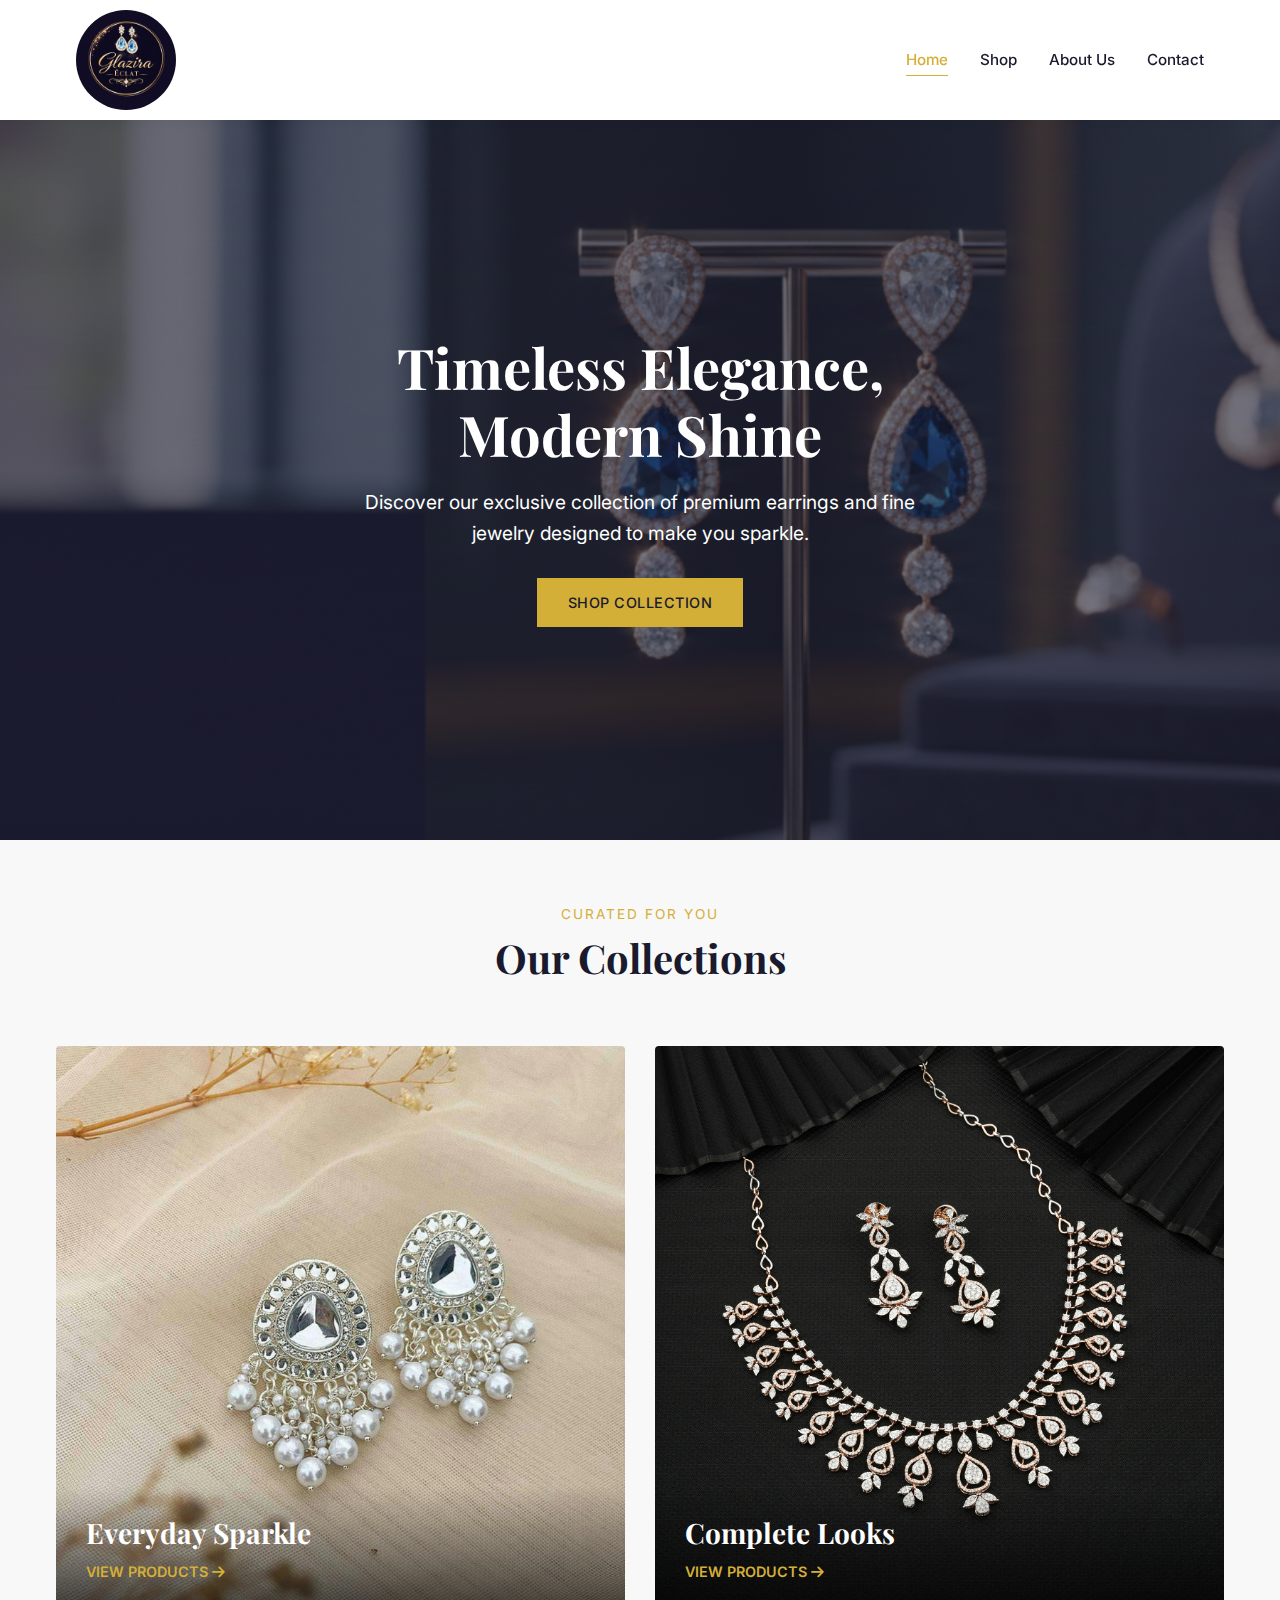
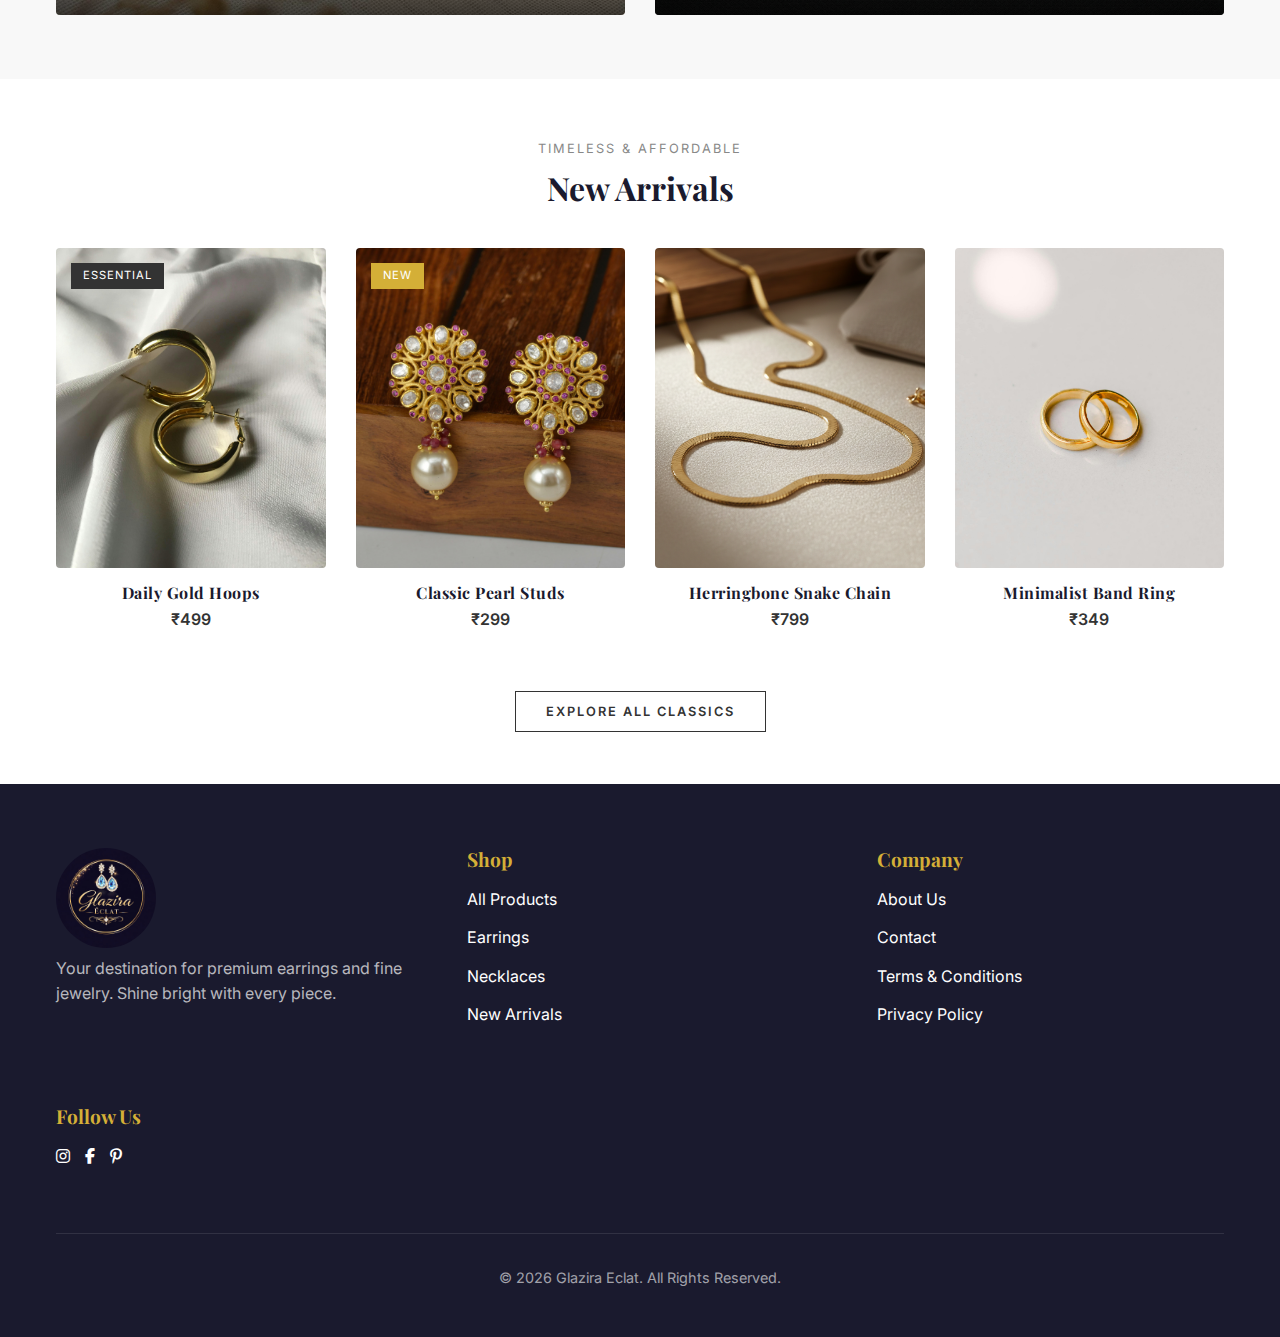
<file: index.html>
<!DOCTYPE html>
<html lang="en">
<head>
    <meta charset="UTF-8">
    <meta name="viewport" content="width=device-width, initial-scale=1.0">
    <title>Glazira Eclat | Luxury Jewelry & Earrings</title>
    
    <!-- Google Fonts -->
    <link rel="preconnect" href="https://fonts.googleapis.com">
    <link rel="preconnect" href="https://fonts.gstatic.com" crossorigin>
    <link href="https://fonts.googleapis.com/css2?family=Inter:wght@300;400;500;600&family=Playfair+Display:wght@400;600;700&display=swap" rel="stylesheet">
    
    <!-- Font Awesome for Icons -->
    <link rel="stylesheet" href="https://cdnjs.cloudflare.com/ajax/libs/font-awesome/6.4.0/css/all.min.css">
    
    <!-- Main CSS -->
    <link rel="stylesheet" href="css/style.css">
</head>
<body>

    <!-- Header -->
    <header>
        <div class="container">
            <a href="index.html" class="logo"><img src="images/glazira-logo.jpeg" alt=""></a>
            <div class="mobile-toggle">
                <i class="fas fa-bars"></i>
            </div>
            <nav class="nav-links">
                <a href="index.html" class="active">Home</a>
                <a href="shop.html">Shop</a>
                <a href="about.html">About Us</a>
                <a href="contact.html">Contact</a>
            </nav>
        </div>
    </header>

    <!-- Hero Section -->
    <section class="hero" style="background: linear-gradient(rgba(26,26,46,0.6), rgba(26,26,46,0.6)), url('images/glazira-hero-image.png') no-repeat center center/cover; height: 80vh; display: flex; align-items: center; justify-content: center; text-align: center; color: var(--color-white);">
        <div class="container">
            <h1 style="color: var(--color-white); margin-bottom: 20px;">Timeless Elegance, <br> Modern Shine</h1>
            <p style="font-size: 1.2rem; margin-bottom: 30px; max-width: 600px; margin-left: auto; margin-right: auto;">Discover our exclusive collection of premium earrings and fine jewelry designed to make you sparkle.</p>
            <a href="shop.html" class="btn btn-primary" style="background-color: var(--color-accent); border-color: var(--color-accent); color: var(--color-primary);">Shop Collection</a>
        </div>
    </section>

    <!-- Featured Categories -->
    <section class="featured" style="padding: var(--spacing-lg) 0;">
        <div class="container">
            <div class="section-title">
                <span>Curated for you</span>
                <h2>Our Collections</h2>
            </div>
            
            <div style="display: grid; grid-template-columns: repeat(auto-fit, minmax(300px, 1fr)); gap: 30px;">
                <!-- Category 1 -->
                <div class="category-card" style="position: relative; overflow: hidden; ; border-radius: 4px;">
                    <img src="images/earrings.jpg" alt="Earrings" style="width: 100%; height: 100%; object-fit: cover; transition: var(--transition);">
                    <div class="cat-content" style="position: absolute; bottom: 0; left: 0; width: 100%; padding: 30px; background: linear-gradient(to top, rgba(0,0,0,0.7), transparent);">
                        <h3 style="color: white; margin-bottom: 10px;">Everyday Sparkle</h3>
                        <a href="shop.html" style="color: var(--color-accent); text-transform: uppercase; font-size: 0.9rem; font-weight: 600;">View Products <i class="fas fa-arrow-right"></i></a>
                    </div>
                </div>

                <!-- Category 2 -->
                <div class="category-card" style="position: relative; overflow: hidden; border-radius: 4px;">
                    <img src="images/jewelry-set.jpg" alt="Jewelry Sets" style="width: 100%; height: 100%; object-fit: cover; transition: var(--transition);">
                    <div class="cat-content" style="position: absolute; bottom: 0; left: 0; width: 100%; padding: 30px; background: linear-gradient(to top, rgba(0,0,0,0.7), transparent);">
                        <h3 style="color: white; margin-bottom: 10px;">Complete Looks</h3>
                        <a href="shop.html" style="color: var(--color-accent); text-transform: uppercase; font-size: 0.9rem; font-weight: 600;">View Products <i class="fas fa-arrow-right"></i></a>
                    </div>
                </div>
            </div>
        </div>
    </section>

    <!-- New Arrivals Preview -->
    <section class="new-arrivals" style="padding: 60px 0; background-color: #ffffff;">
    <div class="container">
        <div class="section-title" style="text-align: center; margin-bottom: 40px;">
            <span style="text-transform: uppercase; letter-spacing: 2px; font-size: 0.8rem; color: #888;">Timeless & Affordable</span>
            <h2 style="font-size: 2rem; margin-top: 10px; font-family: 'Playfair Display', serif;">New Arrivals</h2>
        </div>

        <div style="display: grid; grid-template-columns: repeat(auto-fill, minmax(250px, 1fr)); gap: 30px;">
            
            <div class="product-card" style="text-align: center;">
                <div class="product-img" style="background-color: #f9f9f9; height: 320px; margin-bottom: 15px; position: relative; overflow: hidden; border-radius: 4px;">
                     <img src="images/gold-hoops.jpg" alt="Daily Gold Hoops" style="width: 100%; height: 100%; object-fit: cover;">
                     <span style="position: absolute; top: 15px; left: 15px; background-color: #333; color: #fff; padding: 4px 12px; font-size: 0.7rem; letter-spacing: 1px;">ESSENTIAL</span>
                </div>
                <h4 style="font-size: 1rem; letter-spacing: 0.5px; margin-bottom: 5px;">Daily Gold Hoops</h4>
                <p style="color: #333; font-size: 1rem; font-weight: 600;">₹499</p>
            </div>

            <div class="product-card" style="text-align: center;">
                <div class="product-img" style="background-color: #f9f9f9; height: 320px; margin-bottom: 15px; position: relative; border-radius: 4px; overflow: hidden;">
                     <img src="images/pearl-studs.jpg" alt="Classic Pearl Studs" style="width: 100%; height: 100%; object-fit: cover;">
                     <span style="position: absolute; top: 15px; left: 15px; background-color: #d4af37; color: #fff; padding: 4px 12px; font-size: 0.7rem; letter-spacing: 1px;">NEW</span>
                </div>
                <h4 style="font-size: 1rem; letter-spacing: 0.5px; margin-bottom: 5px;">Classic Pearl Studs</h4>
                <p style="color: #333; font-size: 1rem; font-weight: 600;">₹299</p>
            </div>

            <div class="product-card" style="text-align: center;">
                <div class="product-img" style="background-color: #f9f9f9; height: 320px; margin-bottom: 15px; position: relative; border-radius: 4px; overflow: hidden;">
                     <img src="images/gold-chain.png" alt="Herringbone Chain" style="width: 100%; height: 100%; object-fit: cover;">
                </div>
                <h4 style="font-size: 1rem; letter-spacing: 0.5px; margin-bottom: 5px;">Herringbone Snake Chain</h4>
                <p style="color: #333; font-size: 1rem; font-weight: 600;">₹799</p>
            </div>

            <div class="product-card" style="text-align: center;">
                <div class="product-img" style="background-color: #f9f9f9; height: 320px; margin-bottom: 15px; position: relative; border-radius: 4px; overflow: hidden;">
                     <img src="images/rings.jpg" alt="Minimalist Band" style="width: 100%; height: 100%; object-fit: cover;">
                </div>
                <h4 style="font-size: 1rem; letter-spacing: 0.5px; margin-bottom: 5px;">Minimalist Band Ring</h4>
                <p style="color: #333; font-size: 1rem; font-weight: 600;">₹349</p>
            </div>

        </div>
        
        <div style="text-align: center; margin-top: 50px;">
            <a href="shop.html" style="padding: 12px 30px; border: 1px solid #333; text-decoration: none; color: #333; font-size: 0.8rem; text-transform: uppercase; letter-spacing: 2px; font-weight: 600; transition: 0.3s;">
                Explore All Classics
            </a>
        </div>
    </div>
</section>

    <!-- Footer -->
    <footer>
        <div class="container">
            <div class="footer-content">
                <div class="footer-col">
                    <!-- <h4 style="font-family: var(--font-heading); font-size: 1.5rem; margin-bottom: 20px;">Glazira Eclat</h4> -->
                     <a href="index.html" class="logo"><img src="images/glazira-logo.jpeg" alt=""></a>
                    <p style="color: rgba(255,255,255,0.7);">Your destination for premium earrings and fine jewelry. Shine bright with every piece.</p>
                </div>
                <div class="footer-col">
                    <h4>Shop</h4>
                    <ul>
                        <li><a href="shop.html">All Products</a></li>
                        <li><a href="shop.html">Earrings</a></li>
                        <li><a href="shop.html">Necklaces</a></li>
                        <li><a href="shop.html">New Arrivals</a></li>
                    </ul>
                </div>
                <div class="footer-col">
                    <h4>Company</h4>
                    <ul>
                        <li><a href="about.html">About Us</a></li>
                        <li><a href="contact.html">Contact</a></li>
                        <li><a href="terms-conditions.html">Terms & Conditions</a></li>
                        <li><a href="privacy-policy.html">Privacy Policy</a></li>
                    </ul>
                </div>
                <div class="footer-col">
                    <h4>Follow Us</h4>
                    <div class="social-links" style="display: flex; gap: 15px;">
                        <a href="https://www.instagram.com/glazira_eclat?igsh=c2twdG43eXBvZHRr" target="_blank"><i class="fab fa-instagram"></i></a>
                        <a href="#"><i class="fab fa-facebook-f"></i></a>
                        <a href="#"><i class="fab fa-pinterest-p"></i></a>
                    </div>
                </div>
            </div>
            <div class="footer-bottom">
                <p>&copy; 2026 Glazira Eclat. All Rights Reserved.</p>
            </div>
        </div>
    </footer>

    <script src="js/script.js"></script>
</body>
</html>
</file>
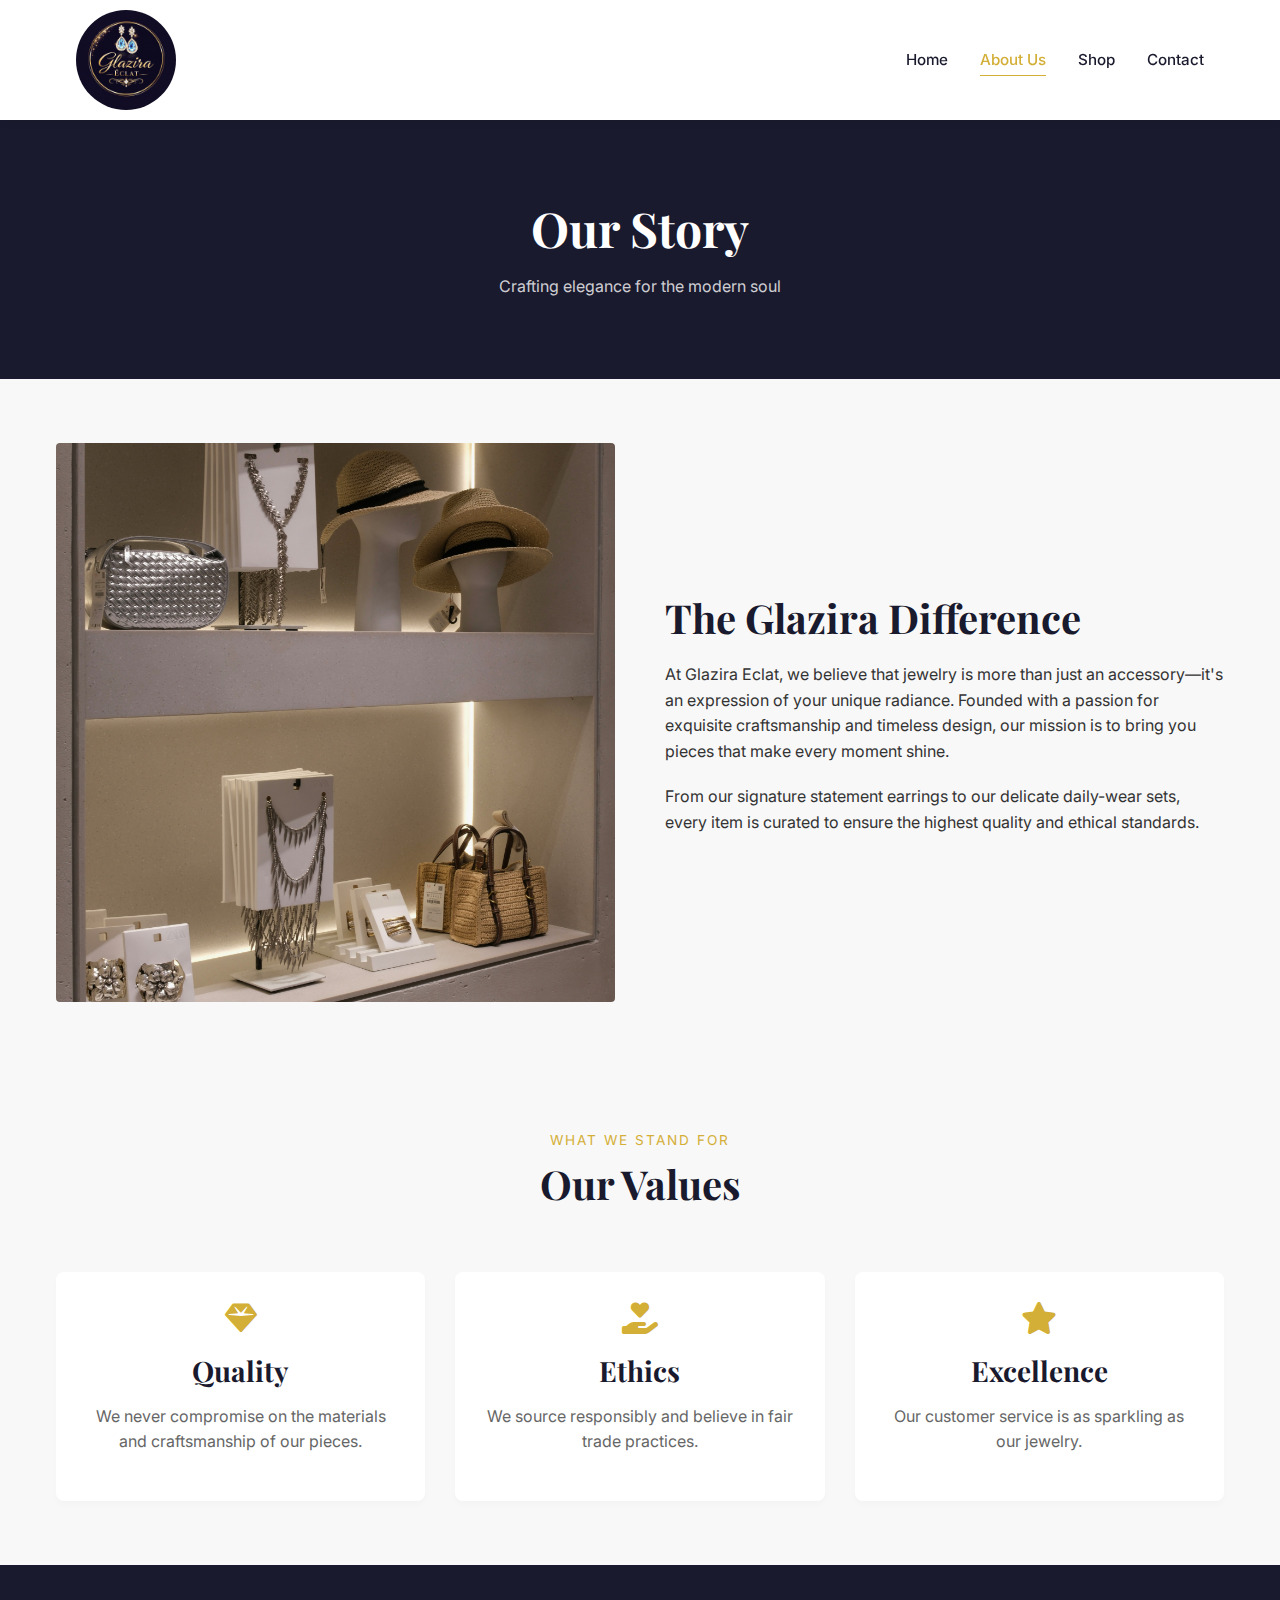
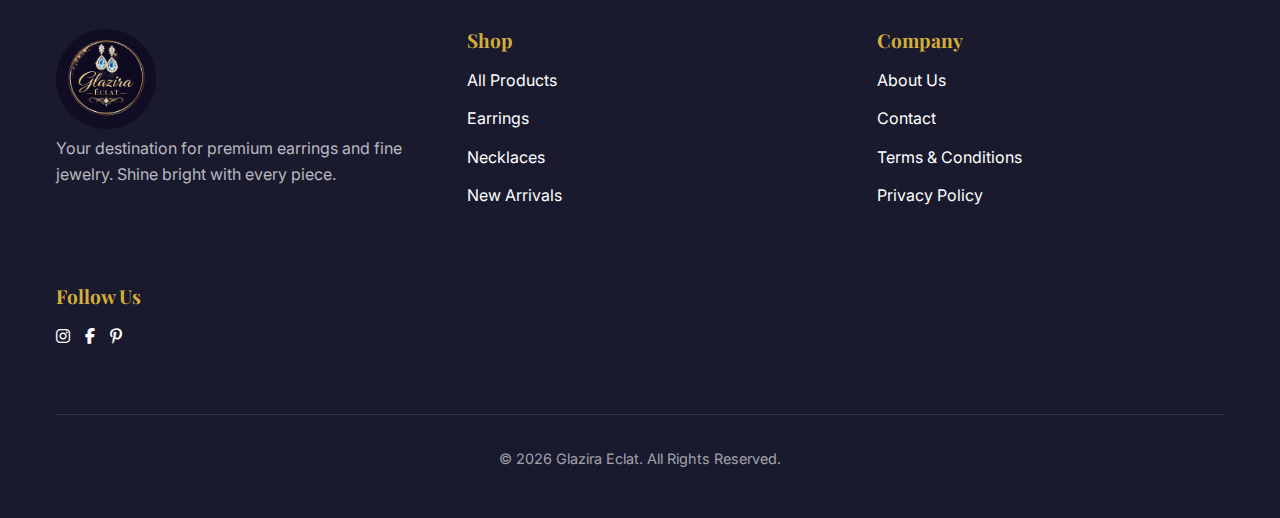
<file: about.html>
<!DOCTYPE html>
<html lang="en">

<head>
    <meta charset="UTF-8">
    <meta name="viewport" content="width=device-width, initial-scale=1.0">
    <title>About Us | Glazira Eclat</title>
    <link rel="preconnect" href="https://fonts.googleapis.com">
    <link rel="preconnect" href="https://fonts.gstatic.com" crossorigin>
    <link
        href="https://fonts.googleapis.com/css2?family=Inter:wght@300;400;500;600&family=Playfair+Display:wght@400;600;700&display=swap"
        rel="stylesheet">
    <link rel="stylesheet" href="https://cdnjs.cloudflare.com/ajax/libs/font-awesome/6.4.0/css/all.min.css">
    <link rel="stylesheet" href="css/style.css">
</head>

<body>

    <!-- Header -->
    <header>
        <div class="container">
            <a href="index.html" class="logo"><img src="images/glazira-logo.jpeg" alt="" class="no-zoom"></a>
            <div class="mobile-toggle"><i class="fas fa-bars"></i></div>
            <nav class="nav-links">
                <a href="index.html">Home</a>
                <a href="about.html" class="active">About Us</a>
                <a href="shop.html">Shop</a>          
                <a href="contact.html">Contact</a>
            </nav>
        </div>
    </header>

    <!-- Hero -->
    <section style="background-color: var(--color-primary); padding: 80px 0; color: white; text-align: center;">
        <div class="container">
            <h1 style="color: white; font-size: 3rem;">Our Story</h1>
            <p style="max-width: 600px; margin: 0 auto; color: rgba(255,255,255,0.8);">Crafting elegance for the modern
                soul</p>
        </div>
    </section>

    <!-- Story Section -->
    <section style="padding: var(--spacing-lg) 0;">
        <div class="container" style="display: flex; flex-wrap: wrap; align-items: center; gap: 50px;">
            <div style="flex: 1; min-width: 300px;">
                <img src="images/about-img.jpg" alt="Our Philosophy"
                    style="border-radius: 4px;">
            </div>
            <div style="flex: 1; min-width: 300px;">
                <h2 style="margin-bottom: 20px;">The Glazira Difference</h2>
                <p style="margin-bottom: 20px;">At Glazira Eclat, we believe that jewelry is more than just an
                    accessory—it's an expression of your unique radiance. Founded with a passion for exquisite
                    craftsmanship and timeless design, our mission is to bring you pieces that make every moment shine.
                </p>
                <p>From our signature statement earrings to our delicate daily-wear sets, every item is curated to
                    ensure the highest quality and ethical standards.</p>
            </div>
        </div>
    </section>

    <!-- Values Section -->
    <section style="background-color: var(--color-bg); padding: var(--spacing-lg) 0;">
        <div class="container">
            <div class="section-title">
                <span>What we stand for</span>
                <h2>Our Values</h2>
            </div>
            <div
                style="display: grid; grid-template-columns: repeat(auto-fit, minmax(250px, 1fr)); gap: 30px; text-align: center;">
                <div
                    style="padding: 30px; background: white; border-radius: 8px; box-shadow: 0 4px 6px rgba(0,0,0,0.02);">
                    <i class="fas fa-gem" style="font-size: 2rem; color: var(--color-accent); margin-bottom: 20px;"></i>
                    <h3>Quality</h3>
                    <p style="color: var(--color-text-light);">We never compromise on the materials and craftsmanship of
                        our pieces.</p>
                </div>
                <div
                    style="padding: 30px; background: white; border-radius: 8px; box-shadow: 0 4px 6px rgba(0,0,0,0.02);">
                    <i class="fas fa-hand-holding-heart"
                        style="font-size: 2rem; color: var(--color-accent); margin-bottom: 20px;"></i>
                    <h3>Ethics</h3>
                    <p style="color: var(--color-text-light);">We source responsibly and believe in fair trade
                        practices.</p>
                </div>
                <div
                    style="padding: 30px; background: white; border-radius: 8px; box-shadow: 0 4px 6px rgba(0,0,0,0.02);">
                    <i class="fas fa-star"
                        style="font-size: 2rem; color: var(--color-accent); margin-bottom: 20px;"></i>
                    <h3>Excellence</h3>
                    <p style="color: var(--color-text-light);">Our customer service is as sparkling as our jewelry.</p>
                </div>
            </div>
        </div>
    </section>

    <!-- Footer -->
    <footer>
        <div class="container">
            <div class="footer-content">
                <div class="footer-col">
                     <a href="index.html" class="logo"><img src="images/glazira-logo.jpeg" alt=""></a>
                    <p style="color: rgba(255,255,255,0.7);">Your destination for premium earrings and fine jewelry.
                        Shine bright with every piece.</p>
                </div>
                <!-- ... Repeat footer cols ... -->
                <div class="footer-col">
                    <h4>Shop</h4>
                    <ul>
                        <li><a href="shop.html">All Products</a></li>
                        <li><a href="shop.html">Earrings</a></li>
                        <li><a href="shop.html">Necklaces</a></li>
                        <li><a href="shop.html">New Arrivals</a></li>
                    </ul>
                </div>
                <div class="footer-col">
                    <h4>Company</h4>
                    <ul>
                        <li><a href="about.html">About Us</a></li>
                        <li><a href="contact.html">Contact</a></li>
                       <li><a href="terms-conditions.html">Terms & Conditions</a></li>
                        <li><a href="privacy-policy.html">Privacy Policy</a></li>
                    </ul>
                </div>
                <div class="footer-col">
                    <h4>Follow Us</h4>
                    <div class="social-links" style="display: flex; gap: 15px;">
                        <a href="https://www.instagram.com/glazira_eclat?igsh=c2twdG43eXBvZHRr" target="_blank"><i class="fab fa-instagram"></i></a>
                        <a href="#"><i class="fab fa-facebook-f"></i></a>
                        <a href="#"><i class="fab fa-pinterest-p"></i></a>
                    </div>
                </div>
            </div>
            <div class="footer-bottom">
                <p>&copy; <script>document.write(new Date().getFullYear());</script> Glazira Eclat. All Rights Reserved.</p>
            </div>
        </div>
    </footer>

    <script src="js/script.js"></script>
</body>

</html>
</file>
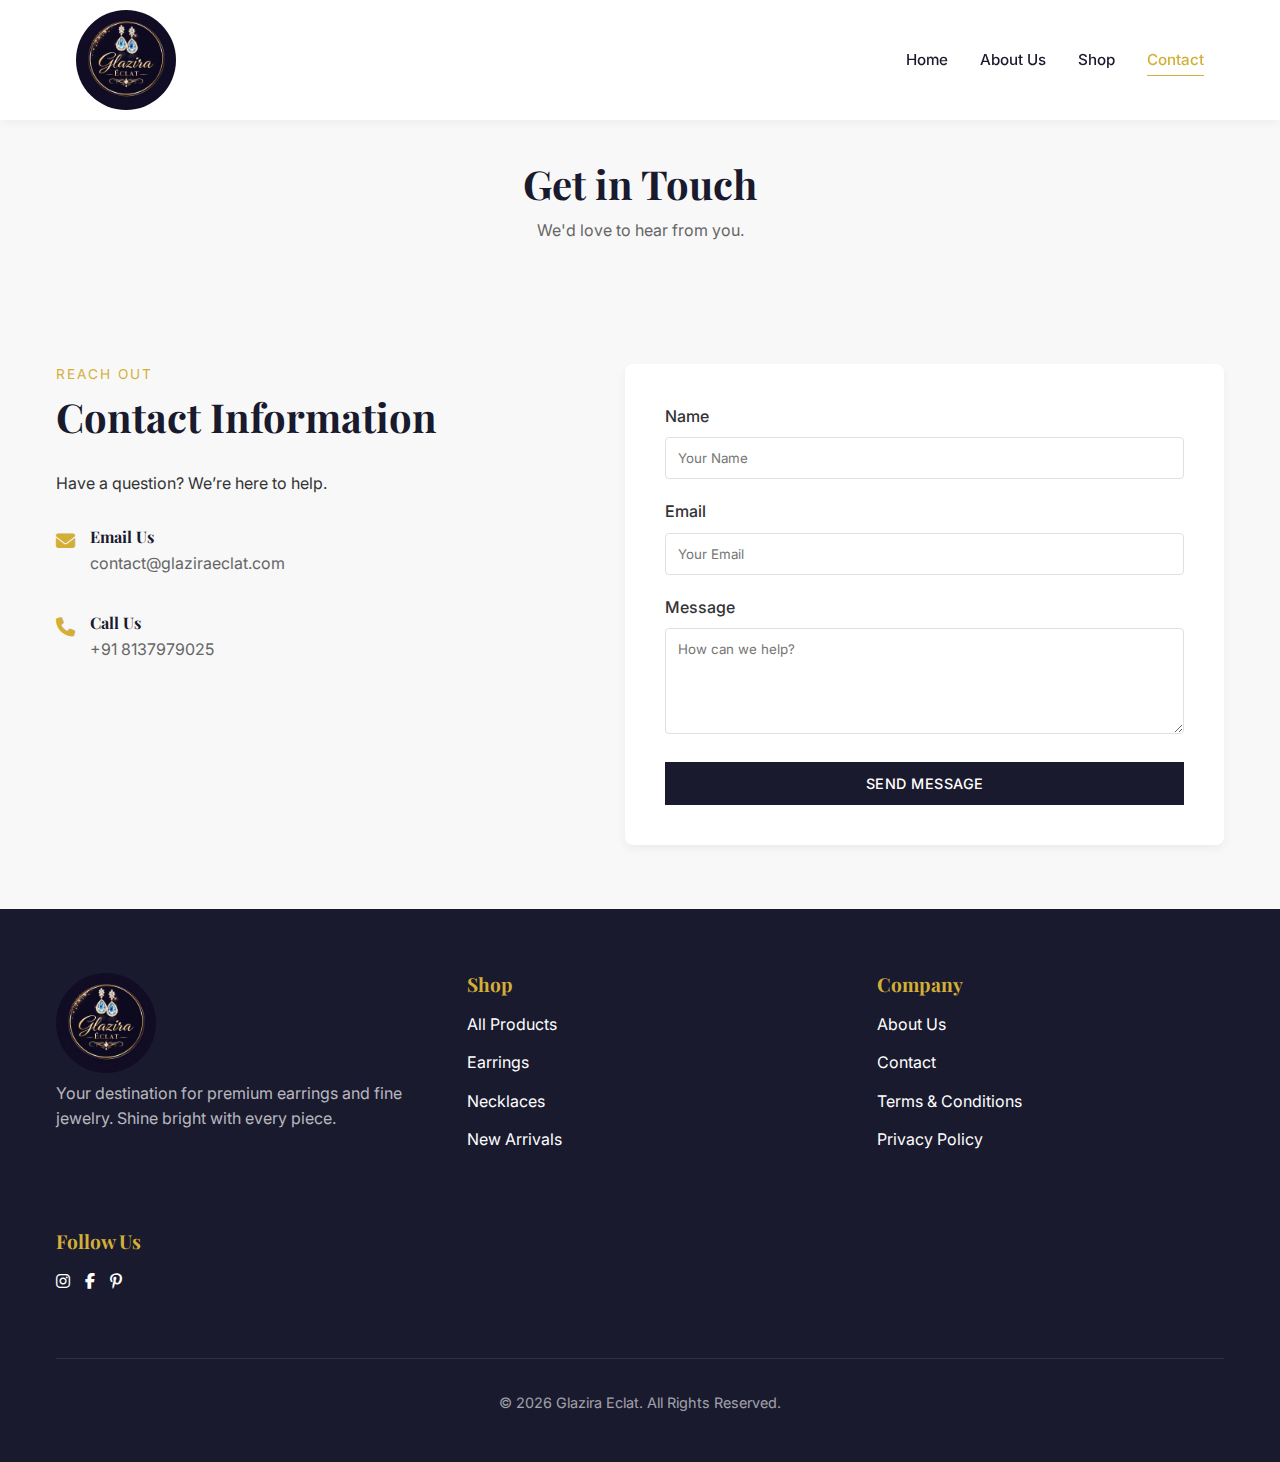
<file: contact.html>
<!DOCTYPE html>
<html lang="en">

<head>
    <meta charset="UTF-8">
    <meta name="viewport" content="width=device-width, initial-scale=1.0">
    <title>Contact Us | Glazira Eclat</title>
    <link rel="preconnect" href="https://fonts.googleapis.com">
    <link rel="preconnect" href="https://fonts.gstatic.com" crossorigin>
    <link
        href="https://fonts.googleapis.com/css2?family=Inter:wght@300;400;500;600&family=Playfair+Display:wght@400;600;700&display=swap"
        rel="stylesheet">
    <link rel="stylesheet" href="https://cdnjs.cloudflare.com/ajax/libs/font-awesome/6.4.0/css/all.min.css">
    <link rel="stylesheet" href="css/style.css">
</head>

<body>

    <!-- Header -->
    <header>
        <div class="container">
            <a href="index.html" class="logo"><img src="images/glazira-logo.jpeg" alt="" class="no-zoom"></a>
            <div class="mobile-toggle"><i class="fas fa-bars"></i></div>
            <nav class="nav-links">
                <a href="index.html">Home</a>
                <a href="about.html">About Us</a>
                <a href="shop.html">Shop</a>    
                <a href="contact.html" class="active">Contact</a>
            </nav>
        </div>
    </header>

    <!-- Page Title -->
    <section style="background-color: var(--color-bg); padding: 40px 0; text-align: center;">
        <div class="container">
            <h1 style="font-size: 2.5rem; margin-bottom: 10px;">Get in Touch</h1>
            <p style="color: var(--color-text-light);">We'd love to hear from you.</p>
        </div>
    </section>

    <!-- Contact Content -->
    <section style="padding: var(--spacing-lg) 0;">
        <div class="container" style="display: flex; flex-wrap: wrap; gap: 50px;">

            <!-- Contact Info -->
            <div style="flex: 1; min-width: 300px;">
                <div class="section-title" style="text-align: left; margin-bottom: 30px;">
                    <span>Reach Out</span>
                    <h2>Contact Information</h2>
                </div>
                <p style="margin-bottom: 30px;">Have a question? We’re here to help.</p>

                <!-- <div style="margin-bottom: 20px; display: flex; align-items: start; gap: 15px;">
                    <i class="fas fa-map-marker-alt"
                        style="color: var(--color-accent); font-size: 1.2rem; margin-top: 5px;"></i>
                    <div>
                        <h4 style="margin-bottom: 5px;">Visit Us</h4>
                        <p style="color: var(--color-text-light);"><br></p>
                    </div>
                </div> -->

                <div style="margin-bottom: 20px; display: flex; align-items: start; gap: 15px;">
                    <i class="fas fa-envelope"
                        style="color: var(--color-accent); font-size: 1.2rem; margin-top: 5px;"></i>
                    <div>
                        <h4 style="margin-bottom: 5px;">Email Us</h4>
                        <p style="color: var(--color-text-light);">contact@glaziraeclat.com</p>
                    </div>
                </div>

                <div style="margin-bottom: 20px; display: flex; align-items: start; gap: 15px;">
                    <i class="fas fa-phone" style="color: var(--color-accent); font-size: 1.2rem; margin-top: 5px;"></i>
                    <div>
                        <h4 style="margin-bottom: 5px;">Call Us</h4>
                        <p style="color: var(--color-text-light);">+91 8137979025</p>
                    </div>
                </div>
            </div>

            <!-- Contact Form -->
            <div
                style="flex: 1; min-width: 300px; background-color: white; padding: 40px; border-radius: 8px; box-shadow: 0 4px 10px rgba(0,0,0,0.05);">
                <form action="#" style="display: flex; flex-direction: column; gap: 20px;">
                    <div>
                        <label for="name" style="display: block; margin-bottom: 8px; font-weight: 500;">Name</label>
                        <input type="text" id="name"
                            style="width: 100%; padding: 12px; border: 1px solid var(--color-border); border-radius: 4px; font-family: var(--font-body);"
                            placeholder="Your Name">
                    </div>
                    <div>
                        <label for="email" style="display: block; margin-bottom: 8px; font-weight: 500;">Email</label>
                        <input type="email" id="email"
                            style="width: 100%; padding: 12px; border: 1px solid var(--color-border); border-radius: 4px; font-family: var(--font-body);"
                            placeholder="Your Email">
                    </div>
                    <div>
                        <label for="message"
                            style="display: block; margin-bottom: 8px; font-weight: 500;">Message</label>
                        <textarea id="message" rows="5"
                            style="width: 100%; padding: 12px; border: 1px solid var(--color-border); border-radius: 4px; font-family: var(--font-body);"
                            placeholder="How can we help?"></textarea>
                    </div>
                    <button type="submit" class="btn btn-primary" style="width: 100%;">Send Message</button>
                </form>
            </div>

        </div>
    </section>

    <!-- Footer -->
    <footer>
        <div class="container">
            <div class="footer-content">
                <div class="footer-col">
                     <a href="index.html" class="logo"><img src="images/glazira-logo.jpeg" alt=""></a>
                    <p style="color: rgba(255,255,255,0.7);">Your destination for premium earrings and fine jewelry.
                        Shine bright with every piece.</p>
                </div>
                <div class="footer-col">
                    <h4>Shop</h4>
                    <ul>
                        <li><a href="shop.html">All Products</a></li>
                        <li><a href="shop.html">Earrings</a></li>
                        <li><a href="shop.html">Necklaces</a></li>
                        <li><a href="shop.html">New Arrivals</a></li>
                    </ul>
                </div>
                <div class="footer-col">
                    <h4>Company</h4>
                    <ul>
                        <li><a href="about.html">About Us</a></li>
                        <li><a href="contact.html">Contact</a></li>
                       <li><a href="terms-conditions.html">Terms & Conditions</a></li>
                        <li><a href="privacy-policy.html">Privacy Policy</a></li>
                    </ul>
                </div>
                <div class="footer-col">
                    <h4>Follow Us</h4>
                    <div class="social-links" style="display: flex; gap: 15px;">
                        <a href="https://www.instagram.com/glazira_eclat?igsh=c2twdG43eXBvZHRr" target="_blank"><i class="fab fa-instagram"></i></a>
                        <a href="#"><i class="fab fa-facebook-f"></i></a>
                        <a href="#"><i class="fab fa-pinterest-p"></i></a>
                    </div>
                </div>
            </div>
            <div class="footer-bottom">
                <p>&copy; <script>document.write(new Date().getFullYear());</script> Glazira Eclat. All Rights Reserved.</p>
            </div>
        </div>
    </footer>

    <script src="js/script.js"></script>
</body>

</html>
</file>
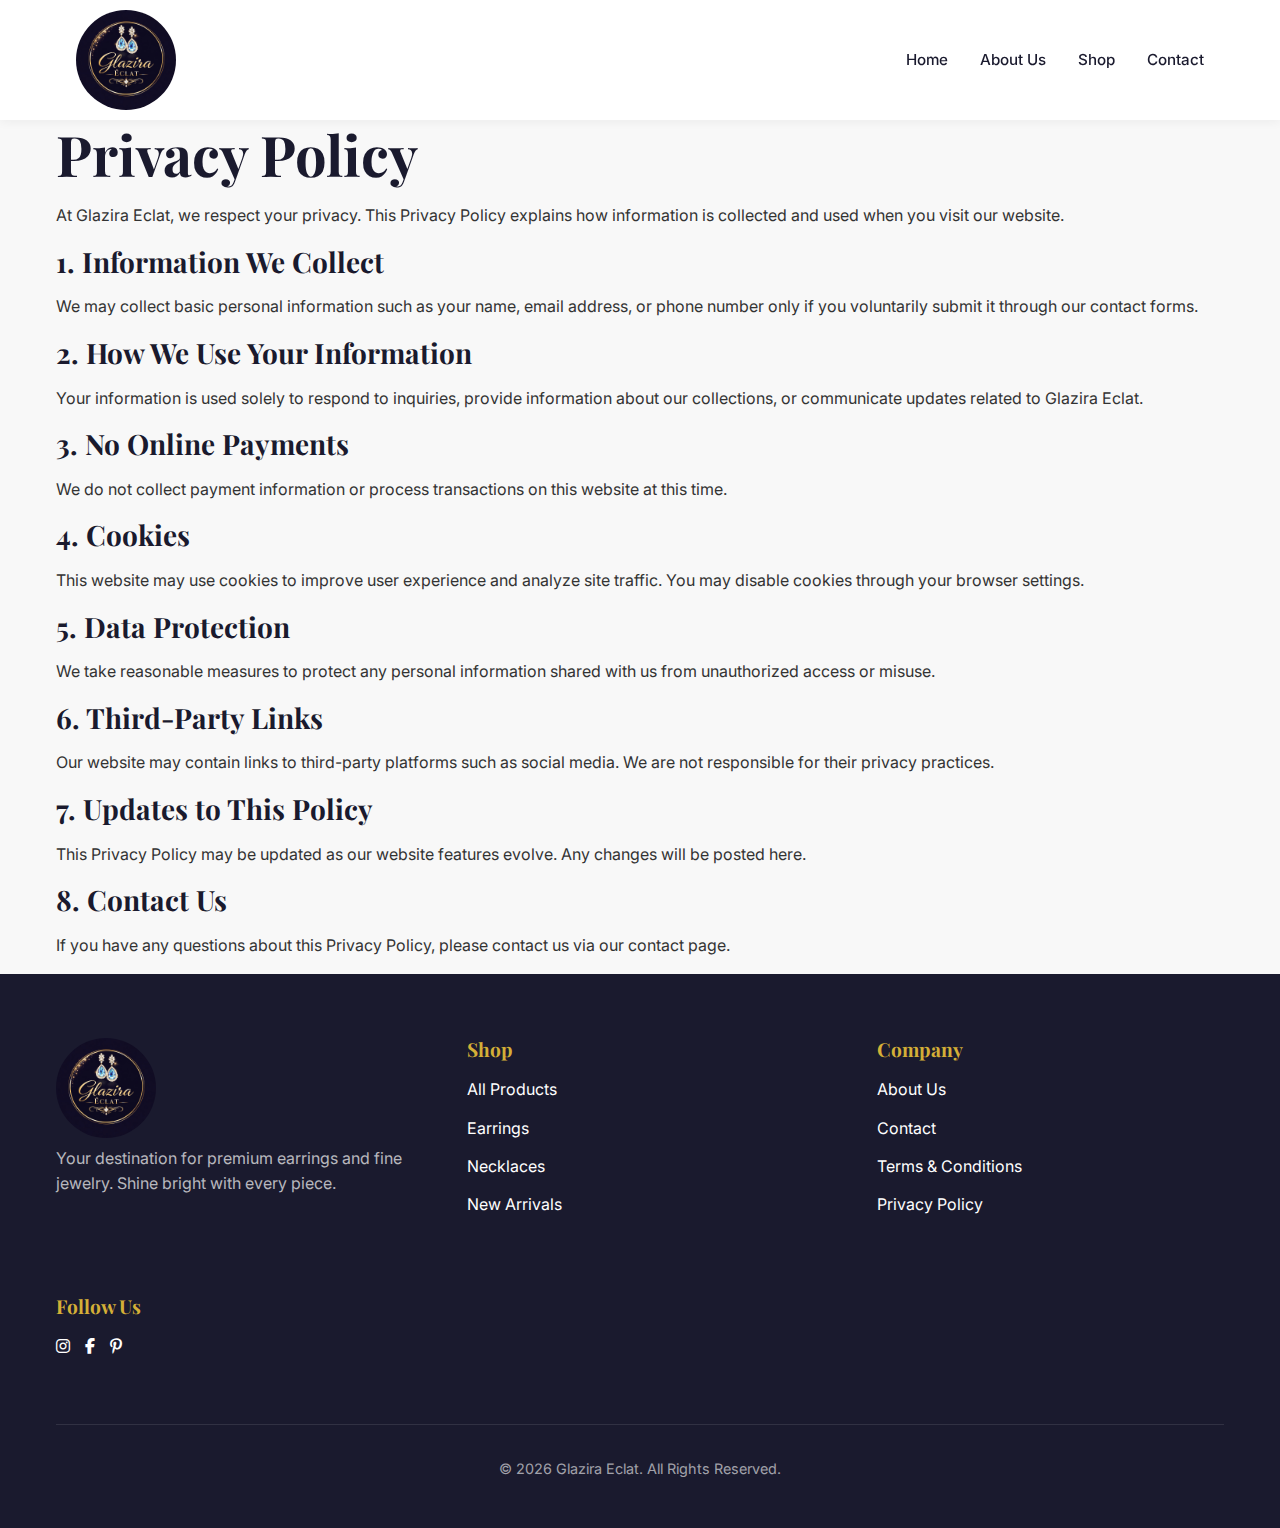
<file: privacy-policy.html>
<!DOCTYPE html>
<html lang="en">

<head>
    <meta charset="UTF-8">
    <meta name="viewport" content="width=device-width, initial-scale=1.0">
    <title>Contact Us | Glazira Eclat</title>
    <link rel="preconnect" href="https://fonts.googleapis.com">
    <link rel="preconnect" href="https://fonts.gstatic.com" crossorigin>
    <link
        href="https://fonts.googleapis.com/css2?family=Inter:wght@300;400;500;600&family=Playfair+Display:wght@400;600;700&display=swap"
        rel="stylesheet">
    <link rel="stylesheet" href="https://cdnjs.cloudflare.com/ajax/libs/font-awesome/6.4.0/css/all.min.css">
    <link rel="stylesheet" href="css/style.css">
</head>

<body>

    <!-- Header -->
    <header>
        <div class="container">
            <a href="index.html" class="logo"><img src="images/glazira-logo.jpeg" alt="" class="no-zoom"></a>
            <div class="mobile-toggle"><i class="fas fa-bars"></i></div>
            <nav class="nav-links">
                <a href="index.html">Home</a>
                <a href="about.html">About Us</a>
                <a href="shop.html">Shop</a>
                <a href="contact.html">Contact</a>
            </nav>
        </div>
    </header>

    <!-- Page Title -->
    <section class="page-title">
        <div class="container">
            <h1>Privacy Policy</h1>
        </div>
    </section>

    <!-- Content -->
    <section class="policy-content">
        <div class="container">
            <p>At Glazira Eclat, we respect your privacy. This Privacy Policy explains how information is collected and
                used when you visit our website.</p>

            <h3>1. Information We Collect</h3>
            <p>We may collect basic personal information such as your name, email address, or phone number only if you
                voluntarily submit it through our contact forms.</p>

            <h3>2. How We Use Your Information</h3>
            <p>Your information is used solely to respond to inquiries, provide information about our collections, or
                communicate updates related to Glazira Eclat.</p>

            <h3>3. No Online Payments</h3>
            <p>We do not collect payment information or process transactions on this website at this time.</p>

            <h3>4. Cookies</h3>
            <p>This website may use cookies to improve user experience and analyze site traffic. You may disable cookies
                through your browser settings.</p>

            <h3>5. Data Protection</h3>
            <p>We take reasonable measures to protect any personal information shared with us from unauthorized access
                or misuse.</p>

            <h3>6. Third-Party Links</h3>
            <p>Our website may contain links to third-party platforms such as social media. We are not responsible for
                their privacy practices.</p>

            <h3>7. Updates to This Policy</h3>
            <p>This Privacy Policy may be updated as our website features evolve. Any changes will be posted here.</p>

            <h3>8. Contact Us</h3>
            <p>If you have any questions about this Privacy Policy, please contact us via our contact page.</p>
        </div>
    </section>



    <!-- Footer -->
    <footer>
        <div class="container">
            <div class="footer-content">
                <div class="footer-col">
                    <a href="index.html" class="logo"><img src="images/glazira-logo.jpeg" alt=""></a>
                    <p style="color: rgba(255,255,255,0.7);">Your destination for premium earrings and fine jewelry.
                        Shine bright with every piece.</p>
                </div>
                <div class="footer-col">
                    <h4>Shop</h4>
                    <ul>
                        <li><a href="shop.html">All Products</a></li>
                        <li><a href="shop.html">Earrings</a></li>
                        <li><a href="shop.html">Necklaces</a></li>
                        <li><a href="shop.html">New Arrivals</a></li>
                    </ul>
                </div>
                <div class="footer-col">
                    <h4>Company</h4>
                    <ul>
                        <li><a href="about.html">About Us</a></li>
                        <li><a href="contact.html">Contact</a></li>
                        <li><a href="terms-conditions.html">Terms & Conditions</a></li>
                        <li><a href="privacy-policy.html">Privacy Policy</a></li>
                    </ul>
                </div>
                <div class="footer-col">
                    <h4>Follow Us</h4>
                    <div class="social-links" style="display: flex; gap: 15px;">
                        <a href="https://www.instagram.com/glazira_eclat?igsh=c2twdG43eXBvZHRr" target="_blank"><i class="fab fa-instagram"></i></a>
                        <a href="#"><i class="fab fa-facebook-f"></i></a>
                        <a href="#"><i class="fab fa-pinterest-p"></i></a>
                    </div>
                </div>
            </div>
            <div class="footer-bottom">
                <p>&copy; <script>document.write(new Date().getFullYear());</script> Glazira Eclat. All Rights Reserved.</p>
            </div>
        </div>
    </footer>

    <script src="js/script.js"></script>
</body>

</html>
</file>
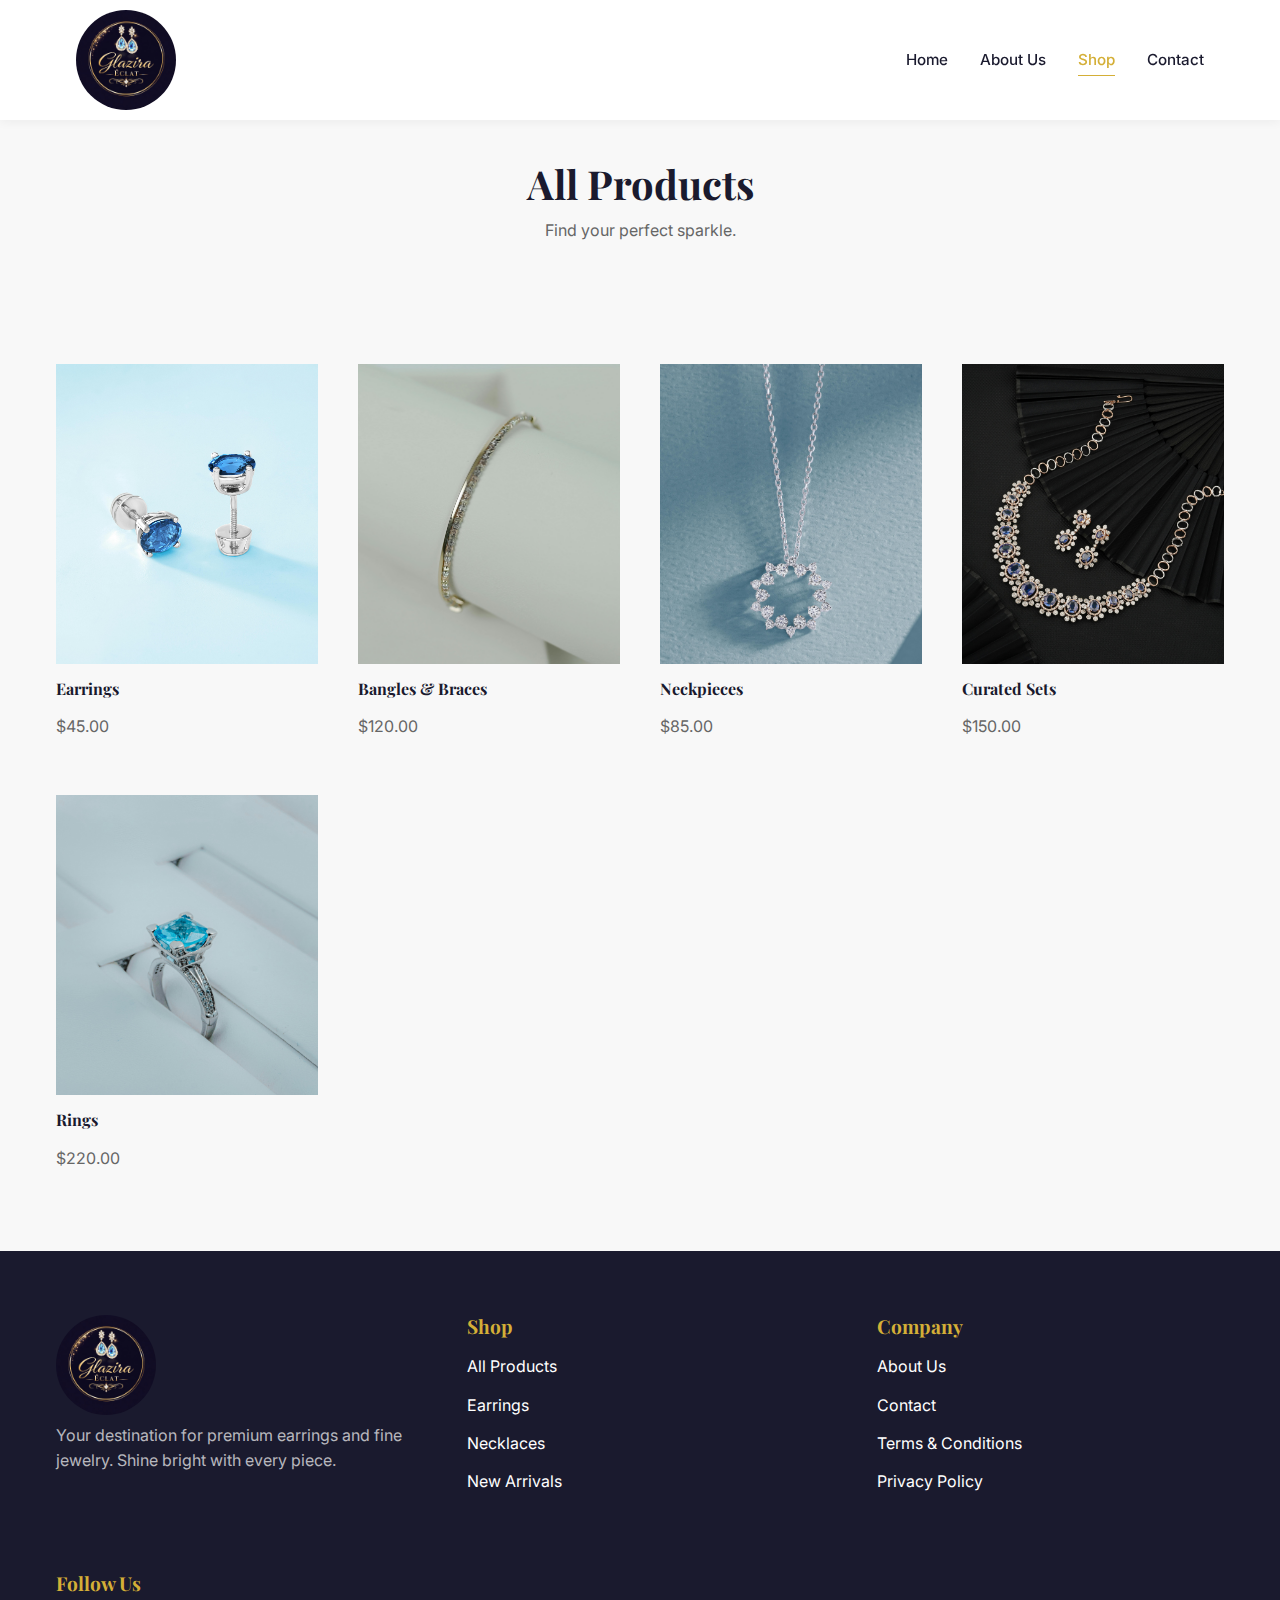
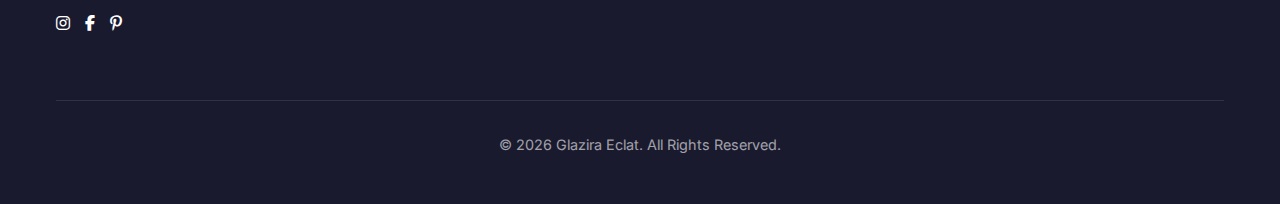
<file: shop.html>
<!DOCTYPE html>
<html lang="en">

<head>
    <meta charset="UTF-8">
    <meta name="viewport" content="width=device-width, initial-scale=1.0">
    <title>Shop | Glazira Eclat</title>
    <link rel="preconnect" href="https://fonts.googleapis.com">
    <link rel="preconnect" href="https://fonts.gstatic.com" crossorigin>
    <link
        href="https://fonts.googleapis.com/css2?family=Inter:wght@300;400;500;600&family=Playfair+Display:wght@400;600;700&display=swap"
        rel="stylesheet">
    <link rel="stylesheet" href="https://cdnjs.cloudflare.com/ajax/libs/font-awesome/6.4.0/css/all.min.css">
    <link rel="stylesheet" href="css/style.css">
</head>

<body>

    <!-- Header -->
    <header>
        <div class="container">
            <a href="index.html" class="logo"><img src="images/glazira-logo.jpeg" alt="" class="no-zoom"></a>
            <div class="mobile-toggle"><i class="fas fa-bars"></i></div>
            <nav class="nav-links">
                <a href="index.html">Home</a>
                <a href="about.html">About Us</a>
                <a href="shop.html" class="active">Shop</a>  
                <a href="contact.html">Contact</a>
            </nav>
        </div>
    </header>

    <!-- Page Title -->
    <section style="background-color: var(--color-bg); padding: 40px 0; text-align: center;">
        <div class="container">
            <h1 style="font-size: 2.5rem; margin-bottom: 10px;">All Products</h1>
            <p style="color: var(--color-text-light);">Find your perfect sparkle.</p>
        </div>
    </section>

    <!-- Shop Area -->
    <section style="padding: var(--spacing-lg) 0;">
        <div class="container">
            <!-- Simple Filter/Sort (Visual only) -->
            <!-- <div
                style="display: flex; justify-content: space-between; align-items: center; margin-bottom: 30px; padding-bottom: 20px; border-bottom: 1px solid var(--color-border);">
                <p style="color: var(--color-text-light);">Showing 8 products</p>
                <select
                    style="padding: 8px; border: 1px solid var(--color-border); border-radius: 4px; font-family: var(--font-body); color: var(--color-text);">
                    <option>Sort by: Featured</option>
                    <option>Price: Low to High</option>
                    <option>Price: High to Low</option>
                </select>
            </div> -->

            <!-- Product Grid -->
            <div style="display: grid; grid-template-columns: repeat(auto-fill, minmax(250px, 1fr)); gap: 40px;">

                <!-- Product 1 -->
                <div class="product-card">
                    <div class="product-img"
                        style="background-color: #eee; height: 300px; margin-bottom: 15px; position: relative;">
                        <img src="images/crystal-flora-hoops.jpg" alt="Product"
                            style="width: 100%; height: 100%; object-fit: cover;">
                    </div>
                    <h4>Earrings</h4>
                    <p style="color: var(--color-text-light);">$45.00</p>
                </div>

                <!-- Product 2 -->
                <div class="product-card">
                    <div class="product-img"
                        style="background-color: #eee; height: 300px; margin-bottom: 15px; position: relative;">
                        <img src="images/bangles.jpg" alt="Product"
                            style="width: 100%; height: 100%; object-fit: cover;">
                    </div>
                    <h4>Bangles & Braces</h4>
                    <p style="color: var(--color-text-light);">$120.00</p>
                </div>

                <!-- Product 3 -->
                <div class="product-card">
                    <div class="product-img"
                        style="background-color: #eee; height: 300px; margin-bottom: 15px; position: relative;">
                        <img src="images/neckpiece.jpg" alt="Product"
                            style="width: 100%; height: 100%; object-fit: cover;">
                    </div>
                    <h4>Neckpieces</h4>
                    <p style="color: var(--color-text-light);">$85.00</p>
                </div>

                <!-- Product 4 -->
                <div class="product-card">
                    <div class="product-img"
                        style="background-color: #eee; height: 300px; margin-bottom: 15px; position: relative;">
                        <img src="images/ornament-set.jpg" alt="Product"
                            style="width: 100%; height: 100%; object-fit: cover;">
                    </div>
                    <h4>Curated Sets</h4>
                    <p style="color: var(--color-text-light);">$150.00</p>
                </div>

                <!-- Product 5 -->
                <div class="product-card">
                    <div class="product-img"
                        style="background-color: #eee; height: 300px; margin-bottom: 15px; position: relative;">
                        <img src="images/ring-shop.jpg" alt="Product"
                            style="width: 100%; height: 100%; object-fit: cover;">
                    </div>
                    <h4>Rings</h4>
                    <p style="color: var(--color-text-light);">$220.00</p>
                </div>

                <!-- Product 6 -->
                <!-- <div class="product-card">
                    <div class="product-img"
                        style="background-color: #eee; height: 300px; margin-bottom: 15px; position: relative;">
                        <img src="https://placehold.co/400x500/f8f8f8/CCCCCC?text=Rose+Gold+Ring" alt="Product"
                            style="width: 100%; height: 100%; object-fit: cover;">
                    </div>
                    <h4>Anklets</h4>
                    <p style="color: var(--color-text-light);">$65.00</p>
                </div> -->

                <!-- Product 7 -->
                <!-- <div class="product-card">
                    <div class="product-img"
                        style="background-color: #eee; height: 300px; margin-bottom: 15px; position: relative;">
                        <img src="https://placehold.co/400x500/f8f8f8/CCCCCC?text=Silver+Cuff" alt="Product"
                            style="width: 100%; height: 100%; object-fit: cover;">
                    </div>
                    <h4>Modern Silver Cuff</h4>
                    <p style="color: var(--color-text-light);">$40.00</p>
                </div> -->

                <!-- Product 8 -->
                <!-- <div class="product-card">
                    <div class="product-img"
                        style="background-color: #eee; height: 300px; margin-bottom: 15px; position: relative;">
                        <img src="https://placehold.co/400x500/f8f8f8/CCCCCC?text=Chandelier" alt="Product"
                            style="width: 100%; height: 100%; object-fit: cover;">
                    </div>
                    <h4>Chandelier Crystal Earrings</h4>
                    <p style="color: var(--color-text-light);">$95.00</p>
                </div> -->

            </div>

            <!-- Pagination -->
            <!-- <div style="text-align: center; margin-top: 60px; display: flex; justify-content: center; gap: 10px;">
                <a href="#" class="btn btn-primary" style="padding: 10px 20px;">1</a>
                <a href="#" class="btn btn-outline" style="padding: 10px 20px;">2</a>
                <a href="#" class="btn btn-outline" style="padding: 10px 20px;">Next</a>
            </div> -->
        </div>
    </section>

    <!-- Footer -->
    <footer>
        <div class="container">
            <div class="footer-content">
                <div class="footer-col">
                     <a href="index.html" class="logo"><img src="images/glazira-logo.jpeg" alt=""></a>
                    <p style="color: rgba(255,255,255,0.7);">Your destination for premium earrings and fine jewelry.
                        Shine bright with every piece.</p>
                </div>
                <div class="footer-col">
                    <h4>Shop</h4>
                    <ul>
                        <li><a href="shop.html">All Products</a></li>
                        <li><a href="shop.html">Earrings</a></li>
                        <li><a href="shop.html">Necklaces</a></li>
                        <li><a href="shop.html">New Arrivals</a></li>
                    </ul>
                </div>
                <div class="footer-col">
                    <h4>Company</h4>
                    <ul>
                        <li><a href="about.html">About Us</a></li>
                        <li><a href="contact.html">Contact</a></li>
                       <li><a href="terms-conditions.html">Terms & Conditions</a></li>
                        <li><a href="privacy-policy.html">Privacy Policy</a></li>
                    </ul>
                </div>
                <div class="footer-col">
                    <h4>Follow Us</h4>
                    <div class="social-links" style="display: flex; gap: 15px;">
                        <a href="https://www.instagram.com/glazira_eclat?igsh=c2twdG43eXBvZHRr" target="_blank"><i class="fab fa-instagram"></i></a>
                        <a href="#"><i class="fab fa-facebook-f"></i></a>
                        <a href="#"><i class="fab fa-pinterest-p"></i></a>
                    </div>
                </div>
            </div>
            <div class="footer-bottom">
                <p>&copy; <script>document.write(new Date().getFullYear());</script> Glazira Eclat. All Rights Reserved.</p>
            </div>
        </div>
    </footer>

    <script src="js/script.js"></script>
</body>

</html>
</file>
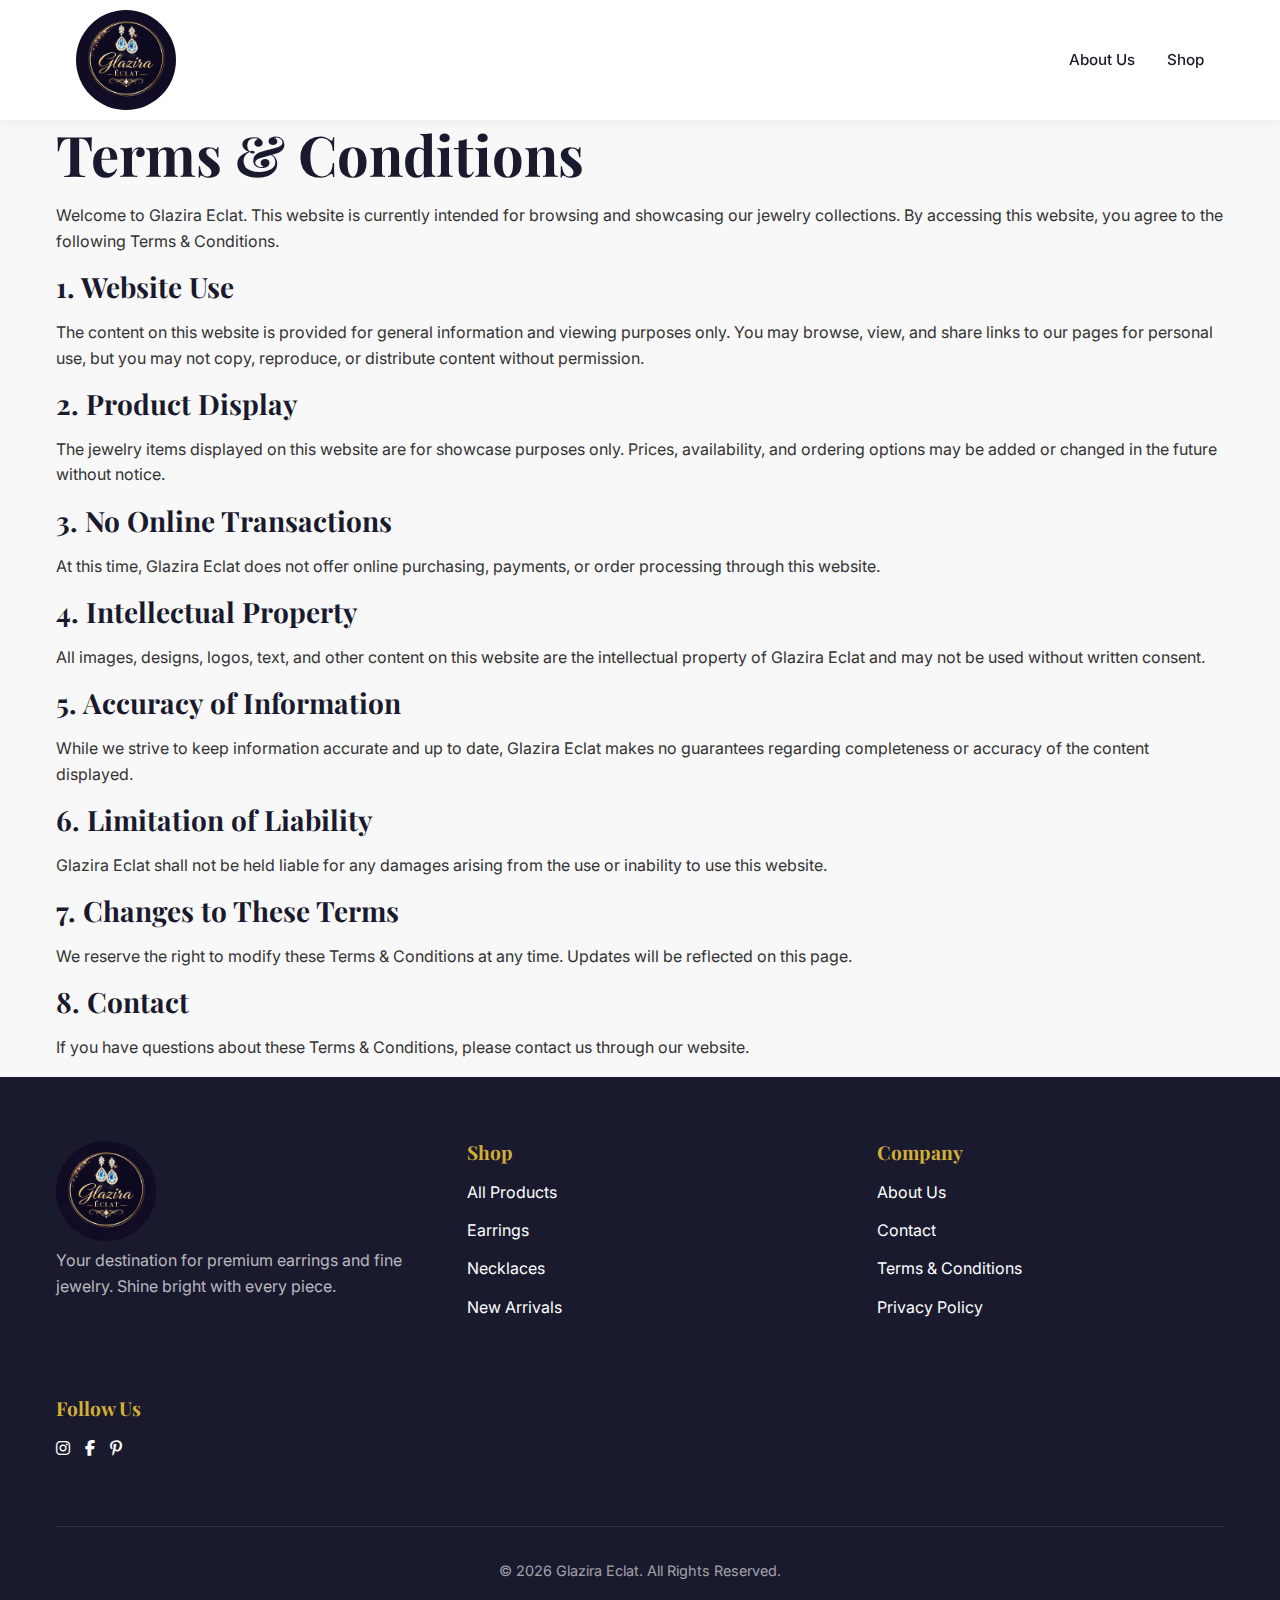
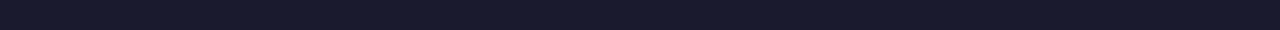
<file: terms-conditions.html>
<!DOCTYPE html>
<html lang="en">

<head>
    <meta charset="UTF-8">
    <meta name="viewport" content="width=device-width, initial-scale=1.0">
    <title>Contact Us | Glazira Eclat</title>
    <link rel="preconnect" href="https://fonts.googleapis.com">
    <link rel="preconnect" href="https://fonts.gstatic.com" crossorigin>
    <link
        href="https://fonts.googleapis.com/css2?family=Inter:wght@300;400;500;600&family=Playfair+Display:wght@400;600;700&display=swap"
        rel="stylesheet">
    <link rel="stylesheet" href="https://cdnjs.cloudflare.com/ajax/libs/font-awesome/6.4.0/css/all.min.css">
    <link rel="stylesheet" href="css/style.css">
</head>

<body>

    <!-- Header -->
    <header>
        <div class="container">
            <a href="index.html" class="logo"><img src="images/glazira-logo.jpeg" alt="" class="no-zoom"></a>
            <div class="mobile-toggle"><i class="fas fa-bars"></i></div>
            <nav class="nav-links">
                <a href="about.html">About Us</a>
                <a href="shop.html">Shop</a>
            </nav>
        </div>
    </header>

    <!-- Page Title -->
    <section class="page-title">
        <div class="container">
            <h1>Terms & Conditions</h1>
        </div>
    </section>

    <!-- Content -->
    <section class="policy-content">
    <div class="container">
        <p>Welcome to Glazira Eclat. This website is currently intended for browsing and showcasing our jewelry collections. By accessing this website, you agree to the following Terms & Conditions.</p>

        <h3>1. Website Use</h3>
        <p>The content on this website is provided for general information and viewing purposes only. You may browse, view, and share links to our pages for personal use, but you may not copy, reproduce, or distribute content without permission.</p>

        <h3>2. Product Display</h3>
        <p>The jewelry items displayed on this website are for showcase purposes only. Prices, availability, and ordering options may be added or changed in the future without notice.</p>

        <h3>3. No Online Transactions</h3>
        <p>At this time, Glazira Eclat does not offer online purchasing, payments, or order processing through this website.</p>

        <h3>4. Intellectual Property</h3>
        <p>All images, designs, logos, text, and other content on this website are the intellectual property of Glazira Eclat and may not be used without written consent.</p>

        <h3>5. Accuracy of Information</h3>
        <p>While we strive to keep information accurate and up to date, Glazira Eclat makes no guarantees regarding completeness or accuracy of the content displayed.</p>

        <h3>6. Limitation of Liability</h3>
        <p>Glazira Eclat shall not be held liable for any damages arising from the use or inability to use this website.</p>

        <h3>7. Changes to These Terms</h3>
        <p>We reserve the right to modify these Terms & Conditions at any time. Updates will be reflected on this page.</p>

        <h3>8. Contact</h3>
        <p>If you have questions about these Terms & Conditions, please contact us through our website.</p>
    </div>
</section>
    

    <!-- Footer -->
    <footer>
        <div class="container">
            <div class="footer-content">
                <div class="footer-col">
                     <a href="index.html" class="logo"><img src="images/glazira-logo.jpeg" alt=""></a>
                    <p style="color: rgba(255,255,255,0.7);">Your destination for premium earrings and fine jewelry.
                        Shine bright with every piece.</p>
                </div>
                <div class="footer-col">
                    <h4>Shop</h4>
                    <ul>
                        <li><a href="shop.html">All Products</a></li>
                        <li><a href="shop.html">Earrings</a></li>
                        <li><a href="shop.html">Necklaces</a></li>
                        <li><a href="shop.html">New Arrivals</a></li>
                    </ul>
                </div>
                <div class="footer-col">
                    <h4>Company</h4>
                    <ul>
                        <li><a href="about.html">About Us</a></li>
                        <li><a href="contact.html">Contact</a></li>
                       <li><a href="terms-conditions.html">Terms & Conditions</a></li>
                        <li><a href="privacy-policy.html">Privacy Policy</a></li>
                    </ul>
                </div>
                <div class="footer-col">
                    <h4>Follow Us</h4>
                    <div class="social-links" style="display: flex; gap: 15px;">
                        <a href="https://www.instagram.com/glazira_eclat?igsh=c2twdG43eXBvZHRr" target="_blank"><i class="fab fa-instagram"></i></a>
                        <a href="#"><i class="fab fa-facebook-f"></i></a>
                        <a href="#"><i class="fab fa-pinterest-p"></i></a>
                    </div>
                </div>
            </div>
            <div class="footer-bottom">
                <p>&copy; <script>document.write(new Date().getFullYear());</script> Glazira Eclat. All Rights Reserved.</p>
            </div>
        </div>
    </footer>

    <script src="js/script.js"></script>
</body>

</html>
</file>
<file: css/style.css>
/* 
   Glazira Eclat - Main Stylesheet
   Design: Modern Luxury / Minimalist
*/

/* -------------------------------------------------------------------------- */
/*                                1. VARIABLES                                */
/* -------------------------------------------------------------------------- */
:root {
    /* Color Palette */
    --color-primary: #1a1a2e;       /* Midnight Blue */
    --color-accent: #d4af37;        /* Gold */
    --color-bg: #f8f8f8;            /* Cream / Off-white */
    --color-text: #333333;          /* Dark Charcoal */
    --color-text-light: #666666;    /* Grey for secondary text */
    --color-white: #ffffff;
    --color-border: #e0e0e0;

    /* Typography */
    --font-heading: 'Playfair Display', serif;
    --font-body: 'Inter', sans-serif;

    /* Spacing */
    --spacing-xs: 0.5rem;
    --spacing-sm: 1rem;
    --spacing-md: 2rem;
    --spacing-lg: 4rem;
    --spacing-xl: 6rem;

    /* Layout */
    --container-width: 1200px;
    --header-height: 80px;

    /* Transitions */
    --transition: all 0.3s ease;
}

/* -------------------------------------------------------------------------- */
/*                                 2. RESET                                   */
/* -------------------------------------------------------------------------- */
*, *::before, *::after {
    margin: 0;
    padding: 0;
    box-sizing: border-box;
}

body {
    font-family: var(--font-body);
    color: var(--color-text);
    background-color: var(--color-bg);
    line-height: 1.6;
    -webkit-font-smoothing: antialiased;
}

img {
    max-width: 100%;
    display: block;
    height: auto;
}

a {
    text-decoration: none;
    color: inherit;
    transition: var(--transition);
}

ul {
    list-style: none;
}

button {
    cursor: pointer;
    font-family: inherit;
    border: none;
    background: none;
}

/* -------------------------------------------------------------------------- */
/*                              3. TYPOGRAPHY                                 */
/* -------------------------------------------------------------------------- */
h1, h2, h3, h4, h5, h6 {
    font-family: var(--font-heading);
    color: var(--color-primary);
    font-weight: 700;
    line-height: 1.2;
    margin-bottom: var(--spacing-sm);
}

h1 { font-size: 3.5rem; }
h2 { font-size: 2.5rem; }
h3 { font-size: 1.75rem; }
p { margin-bottom: var(--spacing-sm); }

/* -------------------------------------------------------------------------- */
/*                            4. GLOBAL COMPONENTS                            */
/* -------------------------------------------------------------------------- */
.container {
    max-width: var(--container-width);
    margin: 0 auto;
    padding: 0 var(--spacing-sm);
}

.btn {
    display: inline-block;
    padding: 12px 30px;
    font-family: var(--font-body);
    font-weight: 500;
    letter-spacing: 0.5px;
    text-transform: uppercase;
    font-size: 0.9rem;
    border: 1px solid transparent;
    transition: var(--transition);
}

.btn-primary {
    background-color: var(--color-primary);
    color: var(--color-white);
    border-color: var(--color-primary);
}

.btn-primary:hover {
    background-color: var(--color-accent);
    border-color: var(--color-accent);
    color: var(--color-primary);
}

.btn-outline {
    background-color: transparent;
    color: var(--color-primary);
    border-color: var(--color-primary);
}

.btn-outline:hover {
    background-color: var(--color-primary);
    color: var(--color-white);
}

.section-title {
    text-align: center;
    margin-bottom: var(--spacing-lg);
}

.section-title span {
    display: block;
    font-family: var(--font-body);
    color: var(--color-accent);
    text-transform: uppercase;
    letter-spacing: 2px;
    font-size: 0.85rem;
    margin-bottom: var(--spacing-xs);
}

/* -------------------------------------------------------------------------- */
/*                                5. HEADER                                   */
/* -------------------------------------------------------------------------- */
header {
    height: 100px;
    background-color: var(--color-white);
    display: flex;
    align-items: center;
    position: sticky;
    top: 0;
    z-index: 1000;
    box-shadow: 0 2px 10px rgba(0,0,0,0.05);
    padding: 60px;
}

header .container {
    display: flex;
    justify-content: space-between;
    align-items: center;
    width: 100%;
}

.logo {
   display: inline-block;
   width: 100px;
   height: 100px;
  
}

.logo img {
   width: 100% !important;
   height: 100%;
    border-radius: 50%;
   object-fit: contain;
   
}

.nav-links {
    display: flex;
    gap: var(--spacing-md);
}

.nav-links a {
    font-weight: 500;
    font-size: 0.95rem;
    color: var(--color-primary);
    position: relative;
}

.nav-links a::after {
    content: '';
    position: absolute;
    width: 0;
    height: 1px;
    bottom: -4px;
    left: 0;
    background-color: var(--color-accent);
    transition: var(--transition);
}

.nav-links a:hover::after,
.nav-links a.active::after {
    width: 100%;
}

.nav-links a:hover,
.nav-links a.active {
    color: var(--color-accent);
}

/* -------------------------------------------------------------------------- */
/*                                6. FOOTER                                   */
/* -------------------------------------------------------------------------- */
footer {
    background-color: var(--color-primary);
    color: var(--color-white);
    padding: var(--spacing-lg) 0 var(--spacing-md);
}

.footer-content {
    display: grid;
    grid-template-columns: repeat(auto-fit, minmax(250px, 1fr));
    gap: var(--spacing-lg);
    margin-bottom: var(--spacing-lg);
}

.footer-col h4 {
    color: var(--color-accent);
    margin-bottom: var(--spacing-sm);
    font-size: 1.2rem;
}

.footer-col ul li {
    margin-bottom: 0.8rem;
}

.footer-col a:hover {
    color: var(--color-accent);
}

.footer-bottom {
    text-align: center;
    border-top: 1px solid rgba(255,255,255,0.1);
    padding-top: var(--spacing-md);
    color: var(--color-text-light); /* Will appear grey on dark bg? Wait, text-light is 666, on dark primary might be low contrast. Let's adjust opacity instead. */
    color: rgba(255,255,255,0.6);
    font-size: 0.9rem;
}

/* Mobile Nav Toggle */
.mobile-toggle {
    display: none;
    font-size: 1.5rem;
    color: var(--color-primary);
}

/* -------------------------------------------------------------------------- */
/*                             RESPONSIVE MEDIA QUERIES                       */
/* -------------------------------------------------------------------------- */
@media (max-width: 768px) {
    .nav-links {
        display: none; /* Hidden by default on mobile, toggled via JS */
        flex-direction: column;
        position: absolute;
        top: var(--header-height);
        left: 0;
        width: 100%;
        background-color: var(--color-white);
        padding: var(--spacing-md);
        box-shadow: 0 4px 6px rgba(0,0,0,0.1);
        text-align: center;
    }

    .nav-links.active {
        display: flex;
    }

    .mobile-toggle {
        display: block;
    }
    
    h1 { font-size: 2.5rem; }
}
</file>
